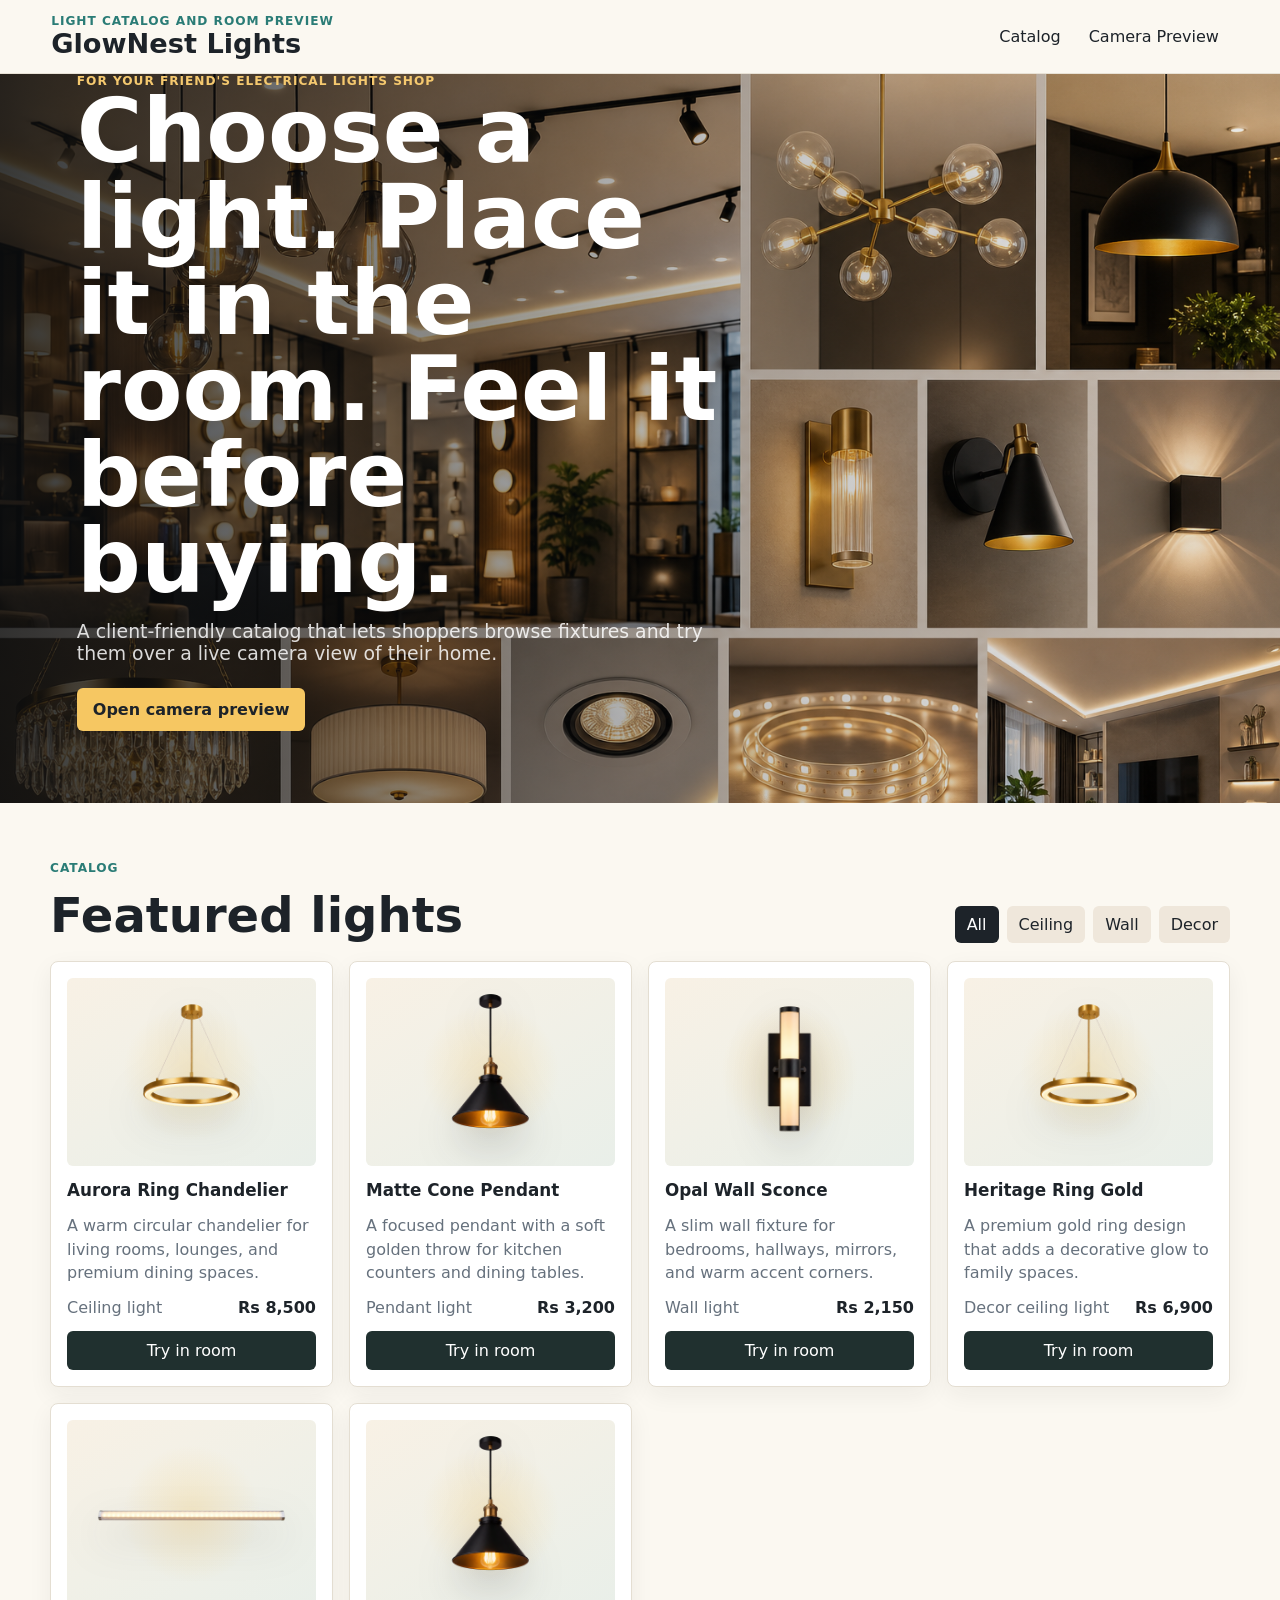
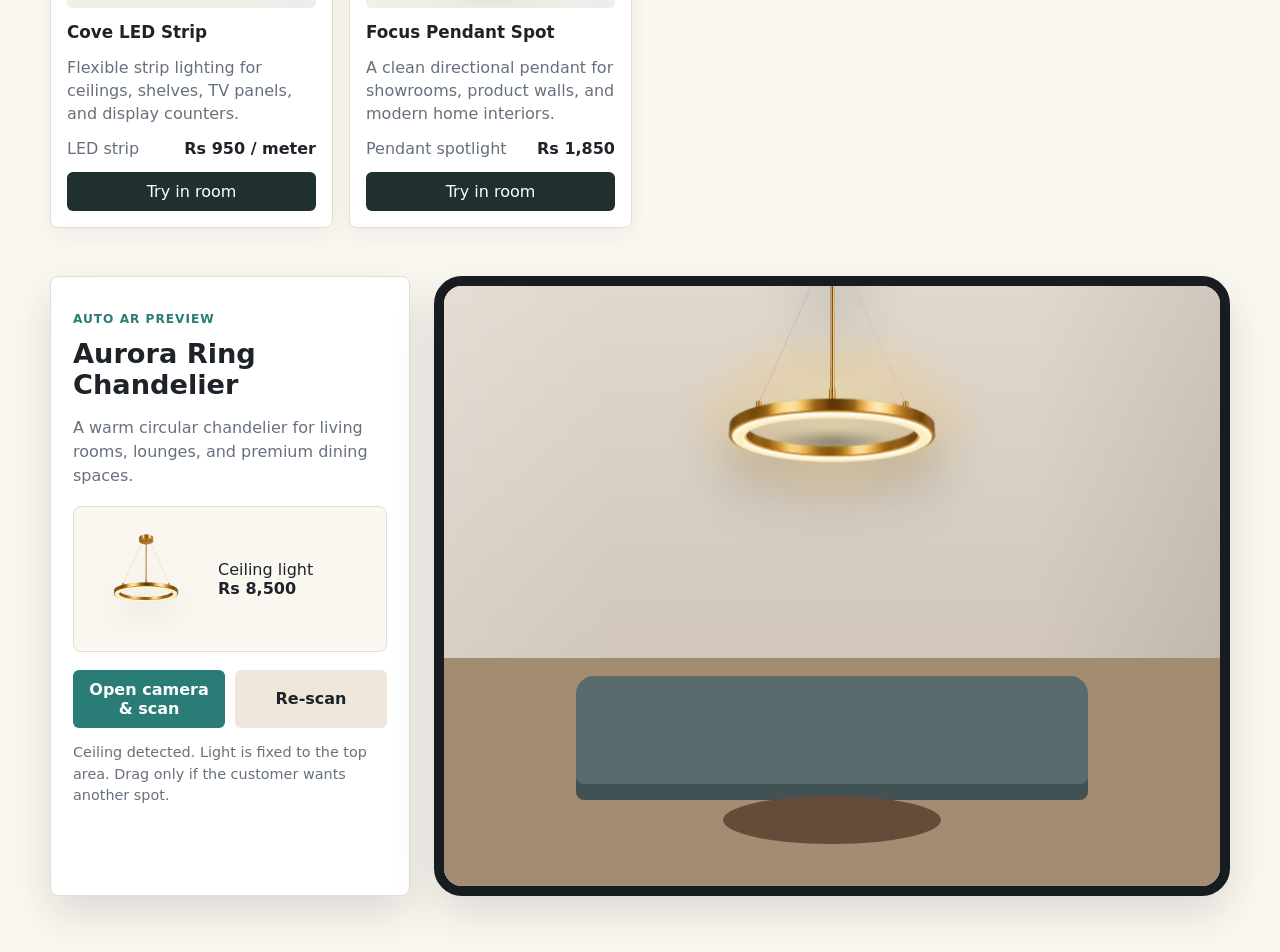
<file: index.html>
<!doctype html>
<html lang="en">
  <head>
    <meta charset="UTF-8" />
    <meta name="viewport" content="width=device-width, initial-scale=1.0" />
    <title>GlowNest Lights</title>
    <link rel="stylesheet" href="styles.css?v=10" />
  </head>
  <body>
    <header class="topbar">
      <div>
        <p class="eyebrow">Light catalog and room preview</p>
        <h1>GlowNest Lights</h1>
      </div>
      <nav aria-label="Main navigation">
        <a href="#catalog">Catalog</a>
        <a href="#preview">Camera Preview</a>
      </nav>
    </header>

    <main>
      <section class="hero" aria-label="Lighting showroom">
        <img src="assets/showroom.png" alt="Modern lighting showroom with warm ceiling lights and hanging lamps" />
        <div class="hero-copy">
          <p class="eyebrow">For your friend's electrical lights shop</p>
          <h2>Choose a light. Place it in the room. Feel it before buying.</h2>
          <p>
            A client-friendly catalog that lets shoppers browse fixtures and try them over a live camera view of their home.
          </p>
          <a class="primary-action" href="#preview">Open camera preview</a>
        </div>
      </section>

      <section class="section-head" id="catalog">
        <div>
          <p class="eyebrow">Catalog</p>
          <h2>Featured lights</h2>
        </div>
        <div class="filter-group" aria-label="Filter catalog">
          <button class="filter active" data-filter="all">All</button>
          <button class="filter" data-filter="ceiling">Ceiling</button>
          <button class="filter" data-filter="wall">Wall</button>
          <button class="filter" data-filter="decor">Decor</button>
        </div>
      </section>

      <section class="catalog-grid" aria-label="Light catalog" id="catalogGrid"></section>

      <section class="preview-shell" id="preview">
        <aside class="preview-panel" aria-label="Selected light details">
          <p class="eyebrow">Auto AR Preview</p>
          <h2 id="selectedName">Aurora Ring Chandelier</h2>
          <p id="selectedDescription">
            A warm circular chandelier for living rooms, lounges, and premium dining spaces.
          </p>

          <div class="selected-mini">
            <img class="selected-photo" id="selectedIcon" alt="" />
            <div>
              <span id="selectedType">Ceiling light</span>
              <strong id="selectedPrice">Rs 8,500</strong>
            </div>
          </div>

          <div class="button-row">
            <button id="cameraButton" class="primary-button" type="button">Open camera & scan</button>
            <button id="resetButton" class="ghost-button" type="button">Re-scan</button>
          </div>
          <p class="hint" id="cameraStatus">Choose a light, open the camera, and the app will lock it to the right wall or ceiling area.</p>
        </aside>

        <div class="phone-frame" aria-label="Camera preview area">
          <button id="closeCameraButton" class="camera-icon camera-close" type="button" aria-label="Close camera">x</button>
          <button id="rescanCameraButton" class="camera-icon camera-rescan" type="button" aria-label="Re-scan surface">R</button>
          <canvas id="arCanvas"></canvas>
          <video id="camera" autoplay playsinline muted></video>
          <div class="room-fallback" id="fallbackRoom">
            <div class="fallback-wall"></div>
            <div class="fallback-sofa"></div>
            <div class="fallback-table"></div>
          </div>
          <div class="placement-area" id="placementArea">
            <div class="mount-line" id="mountLine"></div>
            <div class="light-glow" id="lightGlow"></div>
            <div class="contact-shadow" id="contactShadow"></div>
            <div class="placed-light" id="placedLight" role="img" aria-label="Selected light placement preview"></div>
          </div>
        </div>
      </section>
    </main>

    <script src="app.js?v=10"></script>
  </body>
</html>
</file>
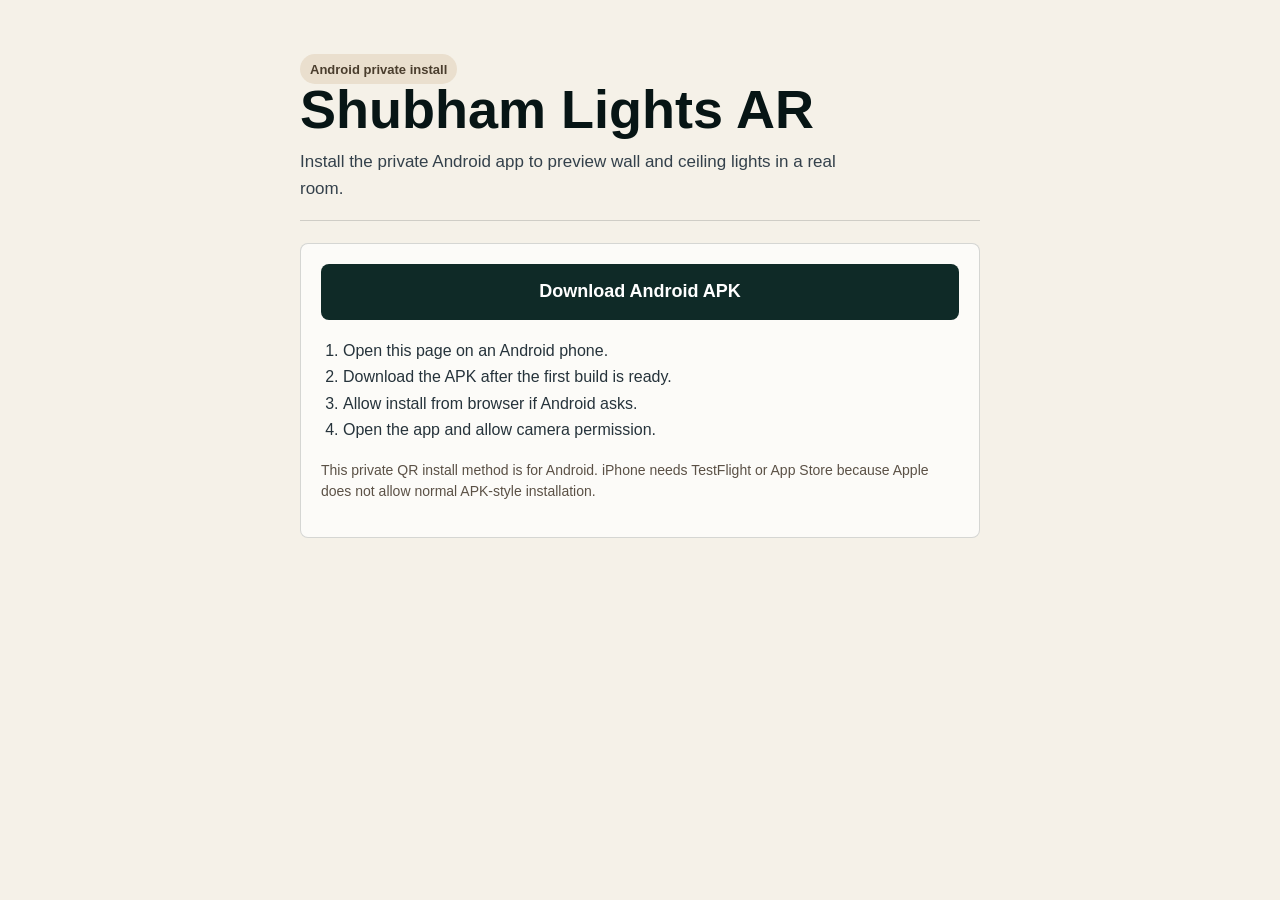
<file: install.html>
<!doctype html>
<html lang="en">
  <head>
    <meta charset="utf-8" />
    <meta name="viewport" content="width=device-width, initial-scale=1" />
    <title>Install Shubham Lights AR</title>
    <link rel="stylesheet" href="styles.css" />
    <style>
      body {
        min-height: 100vh;
        margin: 0;
        background: #f5f1e8;
        color: #071515;
        font-family: Arial, sans-serif;
      }

      .install-shell {
        width: min(680px, calc(100% - 32px));
        margin: 0 auto;
        padding: 28px 0 42px;
      }

      .install-hero {
        padding: 26px 0 18px;
        border-bottom: 1px solid rgba(7, 21, 21, 0.16);
      }

      .install-brand {
        margin: 0;
        font-size: clamp(30px, 10vw, 54px);
        line-height: 0.95;
        letter-spacing: 0;
      }

      .install-subtitle {
        margin: 14px 0 0;
        max-width: 560px;
        font-size: 17px;
        line-height: 1.55;
        color: #34414b;
      }

      .install-card {
        margin-top: 22px;
        padding: 20px;
        border: 1px solid rgba(7, 21, 21, 0.16);
        border-radius: 8px;
        background: rgba(255, 255, 255, 0.7);
      }

      .install-button {
        display: flex;
        align-items: center;
        justify-content: center;
        min-height: 56px;
        padding: 0 18px;
        border-radius: 8px;
        background: #0f2a27;
        color: #fff;
        text-decoration: none;
        font-size: 18px;
        font-weight: 700;
      }

      .install-button.disabled {
        background: #9c9487;
        pointer-events: none;
      }

      .steps {
        margin: 18px 0 0;
        padding-left: 22px;
        color: #26333b;
        line-height: 1.65;
      }

      .note {
        margin-top: 16px;
        color: #5b5146;
        line-height: 1.55;
        font-size: 14px;
      }

      .status {
        display: inline-flex;
        align-items: center;
        min-height: 30px;
        padding: 0 10px;
        border-radius: 999px;
        background: #eadfce;
        color: #4a3d2d;
        font-weight: 700;
        font-size: 13px;
      }
    </style>
  </head>
  <body>
    <main class="install-shell">
      <section class="install-hero">
        <span class="status">Android private install</span>
        <h1 class="install-brand">Shubham Lights AR</h1>
        <p class="install-subtitle">
          Install the private Android app to preview wall and ceiling lights in a real room.
        </p>
      </section>

      <section class="install-card">
        <a id="downloadButton" class="install-button disabled" href="downloads/shubham-lights-ar.apk" download>
          APK will appear here after first build
        </a>

        <ol class="steps">
          <li>Open this page on an Android phone.</li>
          <li>Download the APK after the first build is ready.</li>
          <li>Allow install from browser if Android asks.</li>
          <li>Open the app and allow camera permission.</li>
        </ol>

        <p class="note">
          This private QR install method is for Android. iPhone needs TestFlight or App Store because Apple does not allow normal APK-style installation.
        </p>
      </section>
    </main>
    <script>
      const button = document.getElementById("downloadButton");

      fetch("downloads/shubham-lights-ar.apk", { method: "HEAD", cache: "no-store" })
        .then((response) => {
          if (!response.ok) return;
          button.classList.remove("disabled");
          button.textContent = "Download Android APK";
        })
        .catch(() => {});
    </script>
  </body>
</html>
</file>
<file: styles.css>
:root {
  color-scheme: light;
  --ink: #1d2329;
  --muted: #66717d;
  --paper: #fbf8f1;
  --panel: #ffffff;
  --line: #e4ded2;
  --gold: #c89435;
  --ember: #e06636;
  --teal: #2a7c76;
  --plum: #6c4a7b;
  --shadow: 0 18px 44px rgba(31, 35, 39, 0.14);
}

* {
  box-sizing: border-box;
}

html {
  scroll-behavior: smooth;
}

body {
  margin: 0;
  font-family: Inter, ui-sans-serif, system-ui, -apple-system, BlinkMacSystemFont, "Segoe UI", sans-serif;
  background: var(--paper);
  color: var(--ink);
}

button,
input,
a {
  font: inherit;
}

.topbar {
  position: sticky;
  top: 0;
  z-index: 20;
  display: flex;
  align-items: center;
  justify-content: space-between;
  gap: 20px;
  padding: 14px clamp(18px, 4vw, 52px);
  background: rgba(251, 248, 241, 0.9);
  border-bottom: 1px solid rgba(228, 222, 210, 0.85);
  backdrop-filter: blur(16px);
}

.topbar h1,
.topbar p,
.hero h2,
.hero p,
.section-head h2,
.preview-panel h2 {
  margin: 0;
}

.topbar h1 {
  font-size: clamp(1.2rem, 2.4vw, 1.7rem);
}

.topbar nav {
  display: flex;
  gap: 8px;
}

.topbar a,
.primary-action {
  color: var(--ink);
  text-decoration: none;
}

.topbar nav a {
  padding: 8px 10px;
  border-radius: 6px;
}

.topbar nav a:hover {
  background: #f0eadf;
}

main {
  padding-bottom: 56px;
}

.eyebrow {
  color: var(--teal);
  font-size: 0.76rem;
  font-weight: 800;
  letter-spacing: 0.08em;
  text-transform: uppercase;
}

.hero {
  position: relative;
  min-height: min(78vh, 760px);
  display: grid;
  align-items: end;
  overflow: hidden;
  background: #1a1a18;
}

.hero img {
  position: absolute;
  inset: 0;
  width: 100%;
  height: 100%;
  object-fit: cover;
}

.hero::after {
  content: "";
  position: absolute;
  inset: 0;
  background: linear-gradient(90deg, rgba(12, 14, 16, 0.82), rgba(12, 14, 16, 0.24) 58%, rgba(12, 14, 16, 0.08));
}

.hero-copy {
  position: relative;
  z-index: 1;
  width: min(660px, calc(100% - 36px));
  margin: 0 clamp(18px, 6vw, 78px) clamp(28px, 8vh, 88px);
  color: white;
}

.hero-copy .eyebrow {
  color: #f5c96f;
}

.hero h2 {
  max-width: 11ch;
  font-size: clamp(2.3rem, 8vw, 5.6rem);
  line-height: 0.96;
}

.hero p:not(.eyebrow) {
  max-width: 56ch;
  margin-top: 16px;
  color: rgba(255, 255, 255, 0.84);
  font-size: clamp(1rem, 2vw, 1.18rem);
}

.primary-action,
.primary-button,
.ghost-button,
.filter {
  border: 0;
  border-radius: 6px;
  cursor: pointer;
}

.primary-action {
  display: inline-flex;
  margin-top: 24px;
  padding: 12px 16px;
  background: #f6c762;
  font-weight: 800;
}

.section-head,
.catalog-grid,
.preview-shell {
  width: min(1180px, calc(100% - 32px));
  margin-inline: auto;
}

.section-head {
  display: flex;
  align-items: end;
  justify-content: space-between;
  gap: 18px;
  padding: 46px 0 18px;
}

.section-head h2 {
  font-size: clamp(1.8rem, 4vw, 3rem);
}

.filter-group {
  display: flex;
  gap: 8px;
  overflow-x: auto;
}

.filter {
  min-width: max-content;
  padding: 9px 12px;
  background: #efe7db;
  color: var(--ink);
}

.filter.active {
  background: var(--ink);
  color: white;
}

.catalog-grid {
  display: grid;
  grid-template-columns: repeat(4, minmax(0, 1fr));
  gap: 16px;
}

.product-card {
  display: grid;
  gap: 14px;
  padding: 16px;
  background: var(--panel);
  border: 1px solid var(--line);
  border-radius: 8px;
  box-shadow: 0 8px 24px rgba(31, 35, 39, 0.06);
}

.product-art {
  min-height: 188px;
  display: grid;
  place-items: center;
  border-radius: 6px;
  background:
    radial-gradient(circle at center, rgba(246, 199, 98, 0.26), transparent 44%),
    linear-gradient(150deg, #f8f1e5, #e9efe9);
  overflow: hidden;
}

.product-photo {
  width: min(78%, 210px);
  max-height: 176px;
  object-fit: contain;
  filter: drop-shadow(0 18px 20px rgba(31, 35, 39, 0.18));
}

.product-card h3 {
  margin: 0;
  font-size: 1.05rem;
}

.product-card p {
  min-height: 44px;
  margin: 0;
  color: var(--muted);
  line-height: 1.45;
}

.meta-row {
  display: flex;
  justify-content: space-between;
  gap: 10px;
  color: var(--muted);
}

.meta-row strong {
  color: var(--ink);
}

.select-button {
  width: 100%;
  padding: 10px 12px;
  border: 0;
  border-radius: 6px;
  background: #20302f;
  color: white;
  cursor: pointer;
}

.preview-shell {
  display: grid;
  grid-template-columns: 360px minmax(0, 1fr);
  gap: 24px;
  align-items: stretch;
  padding-top: 48px;
}

.preview-panel {
  padding: 22px;
  background: var(--panel);
  border: 1px solid var(--line);
  border-radius: 8px;
  box-shadow: var(--shadow);
}

.preview-panel h2 {
  margin-top: 4px;
  font-size: 1.7rem;
}

.preview-panel p:not(.eyebrow) {
  color: var(--muted);
  line-height: 1.5;
}

.selected-mini {
  display: flex;
  align-items: center;
  gap: 14px;
  padding: 14px;
  margin: 18px 0;
  border: 1px solid var(--line);
  border-radius: 8px;
  background: #fbf8f1;
}

.selected-photo {
  width: 116px;
  height: 116px;
  object-fit: contain;
  filter: drop-shadow(0 14px 16px rgba(31, 35, 39, 0.14));
}

.selected-mini strong,
.selected-mini span {
  display: block;
}

.controls {
  display: grid;
  gap: 14px;
}

.controls label {
  display: grid;
  gap: 8px;
  color: var(--muted);
  font-weight: 700;
}

input[type="range"] {
  width: 100%;
  accent-color: var(--teal);
}

.button-row {
  display: grid;
  grid-template-columns: 1fr 1fr;
  gap: 10px;
  margin-top: 18px;
}

.primary-button,
.ghost-button {
  min-height: 44px;
  padding: 10px 12px;
  font-weight: 800;
}

.primary-button {
  background: var(--teal);
  color: white;
}

.ghost-button {
  background: #efe7db;
  color: var(--ink);
}

.hint {
  min-height: 48px;
  margin-bottom: 0;
  font-size: 0.9rem;
}

.phone-frame {
  position: relative;
  min-height: 620px;
  overflow: hidden;
  background: #d8d1c8;
  border: 10px solid #161c20;
  border-radius: 28px;
  box-shadow: var(--shadow);
}

.phone-frame::after {
  content: "";
  pointer-events: none;
  position: absolute;
  inset: 0;
  z-index: 8;
  background:
    radial-gradient(circle at center, transparent 48%, rgba(0, 0, 0, 0.12) 100%),
    linear-gradient(180deg, rgba(0, 0, 0, 0.18), transparent 24%, transparent 76%, rgba(0, 0, 0, 0.16));
  opacity: 0;
  transition: opacity 180ms ease;
}

.camera-icon {
  position: absolute;
  z-index: 30;
  display: none;
  place-items: center;
  width: 44px;
  height: 44px;
  border: 0;
  border-radius: 50%;
  background: rgba(13, 18, 20, 0.78);
  color: #fff;
  font-size: 1.2rem;
  font-weight: 900;
  line-height: 1;
  box-shadow: 0 10px 24px rgba(0, 0, 0, 0.22);
}

.camera-close {
  top: max(14px, env(safe-area-inset-top));
  left: max(14px, env(safe-area-inset-left));
}

.camera-rescan {
  top: max(14px, env(safe-area-inset-top));
  right: max(14px, env(safe-area-inset-right));
  font-size: 1.05rem;
}

body.ar-mode {
  overflow: hidden;
}

body.ar-mode .phone-frame {
  position: fixed;
  inset: 0;
  z-index: 1000;
  width: 100vw;
  height: 100dvh;
  min-height: 100dvh;
  border: 0;
  border-radius: 0;
  background: #050607;
  box-shadow: none;
}

body.ar-mode .phone-frame::after {
  opacity: 1;
}

body.ar-mode .camera-icon {
  display: grid;
}

body.ar-mode .preview-panel,
body.ar-mode .topbar,
body.ar-mode .hero,
body.ar-mode .section-head,
body.ar-mode .catalog-grid {
  visibility: hidden;
}

#camera,
#arCanvas,
.room-fallback,
.placement-area {
  position: absolute;
  inset: 0;
  width: 100%;
  height: 100%;
}

#camera {
  object-fit: cover;
  display: none;
  background: #111;
}

#arCanvas {
  display: none;
  z-index: 10;
  background: transparent;
}

body.xr-live #arCanvas {
  display: block;
}

body.xr-live #camera,
body.xr-live .room-fallback,
body.xr-live .placement-area {
  display: none;
}

.room-fallback {
  background: linear-gradient(#dcd6cc 0 62%, #a48c72 62%);
}

.fallback-wall {
  position: absolute;
  inset: 0 0 38%;
  background:
    linear-gradient(90deg, rgba(255,255,255,0.14), transparent 22% 76%, rgba(0,0,0,0.08)),
    linear-gradient(#dfd8ce, #d1c7bc);
}

.fallback-sofa {
  position: absolute;
  left: 17%;
  right: 17%;
  bottom: 17%;
  height: 18%;
  border-radius: 18px 18px 8px 8px;
  background: #586a6c;
  box-shadow: 0 16px 0 #415254;
}

.fallback-table {
  position: absolute;
  left: 36%;
  right: 36%;
  bottom: 7%;
  height: 8%;
  border-radius: 50%;
  background: #654c38;
}

.placement-area {
  touch-action: none;
  perspective: 900px;
}

.placed-light {
  position: absolute;
  left: 50%;
  top: 18%;
  width: 180px;
  height: auto;
  transform: translate(-50%, -50%) rotate(0deg);
  cursor: grab;
  filter: drop-shadow(0 28px 28px rgba(23, 22, 19, 0.28));
  z-index: 12;
  transition: filter 160ms ease, opacity 160ms ease;
  will-change: left, top, transform;
}

.placed-light:active {
  cursor: grabbing;
}

.placed-photo {
  display: block;
  width: 100%;
  height: auto;
  object-fit: contain;
}

.mount-line,
.light-glow,
.contact-shadow {
  pointer-events: none;
  position: absolute;
}

.mount-line {
  z-index: 4;
  width: 2px;
  background: linear-gradient(rgba(45, 48, 49, 0.72), rgba(45, 48, 49, 0.08));
  transform: translateX(-50%);
  opacity: 0 !important;
}

.light-glow {
  z-index: 10;
  border-radius: 50%;
  background: radial-gradient(ellipse at center, rgba(255, 235, 172, 0.88), rgba(255, 205, 104, 0.34) 44%, transparent 74%);
  mix-blend-mode: screen;
  transform: translate(-50%, -50%);
  filter: blur(7px);
}

.contact-shadow {
  z-index: 11;
  border-radius: 50%;
  background: radial-gradient(ellipse at center, rgba(17, 18, 19, 0.36), transparent 72%);
  transform: translate(-50%, -50%);
  filter: blur(2px);
}

@media (max-width: 980px) {
  .catalog-grid {
    grid-template-columns: repeat(2, minmax(0, 1fr));
  }

  .preview-shell {
    grid-template-columns: 1fr;
    gap: 14px;
  }

  .phone-frame {
    min-height: 560px;
  }
}

@media (max-width: 620px) {
  .topbar {
    align-items: start;
    flex-direction: column;
  }

  .section-head {
    align-items: start;
    flex-direction: column;
  }

  .catalog-grid {
    grid-template-columns: 1fr;
  }

  .hero {
    min-height: 72vh;
  }

  .hero h2 {
    max-width: 9ch;
  }

  .phone-frame {
    min-height: 520px;
    border-width: 8px;
    border-radius: 22px;
  }

  .preview-shell {
    width: 100%;
    padding-top: 28px;
  }

  .preview-panel {
    position: sticky;
    bottom: 0;
    z-index: 12;
    order: 2;
    margin: -118px 10px 0;
    padding: 14px;
    border-radius: 8px 8px 0 0;
    box-shadow: 0 -16px 34px rgba(31, 35, 39, 0.18);
  }

  .preview-panel h2 {
    font-size: 1.18rem;
  }

  .preview-panel p:not(.eyebrow) {
    margin: 6px 0;
    font-size: 0.88rem;
  }

  .selected-mini {
    display: none;
  }

  .controls {
    grid-template-columns: repeat(3, minmax(0, 1fr));
    gap: 8px;
  }

  .controls label {
    font-size: 0.78rem;
  }

  .button-row {
    grid-template-columns: 1fr 0.6fr;
    margin-top: 12px;
  }

  .primary-button,
  .ghost-button {
    min-height: 42px;
    padding: 9px 10px;
  }

  .hint {
    min-height: auto;
    font-size: 0.78rem;
  }

  .phone-frame {
    order: 1;
    min-height: 78vh;
    margin-inline: 10px;
  }

}
</file>
